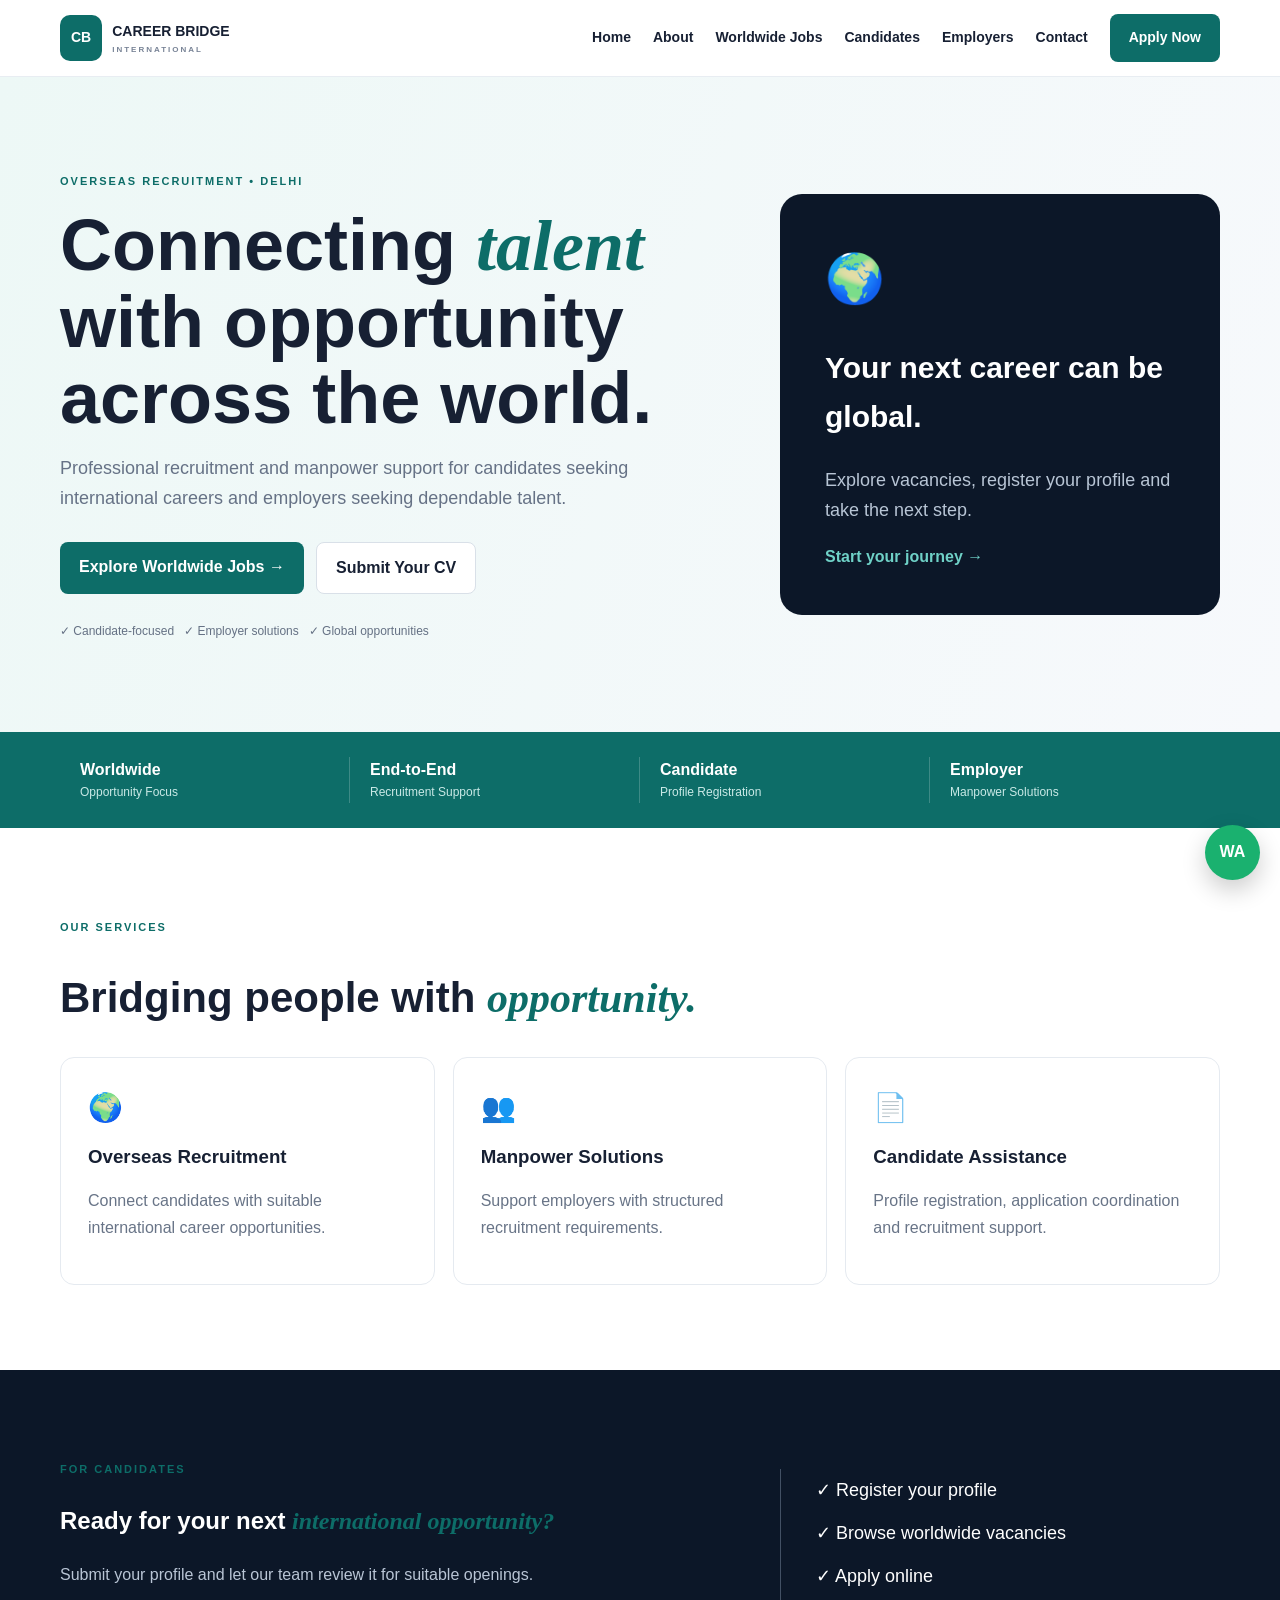
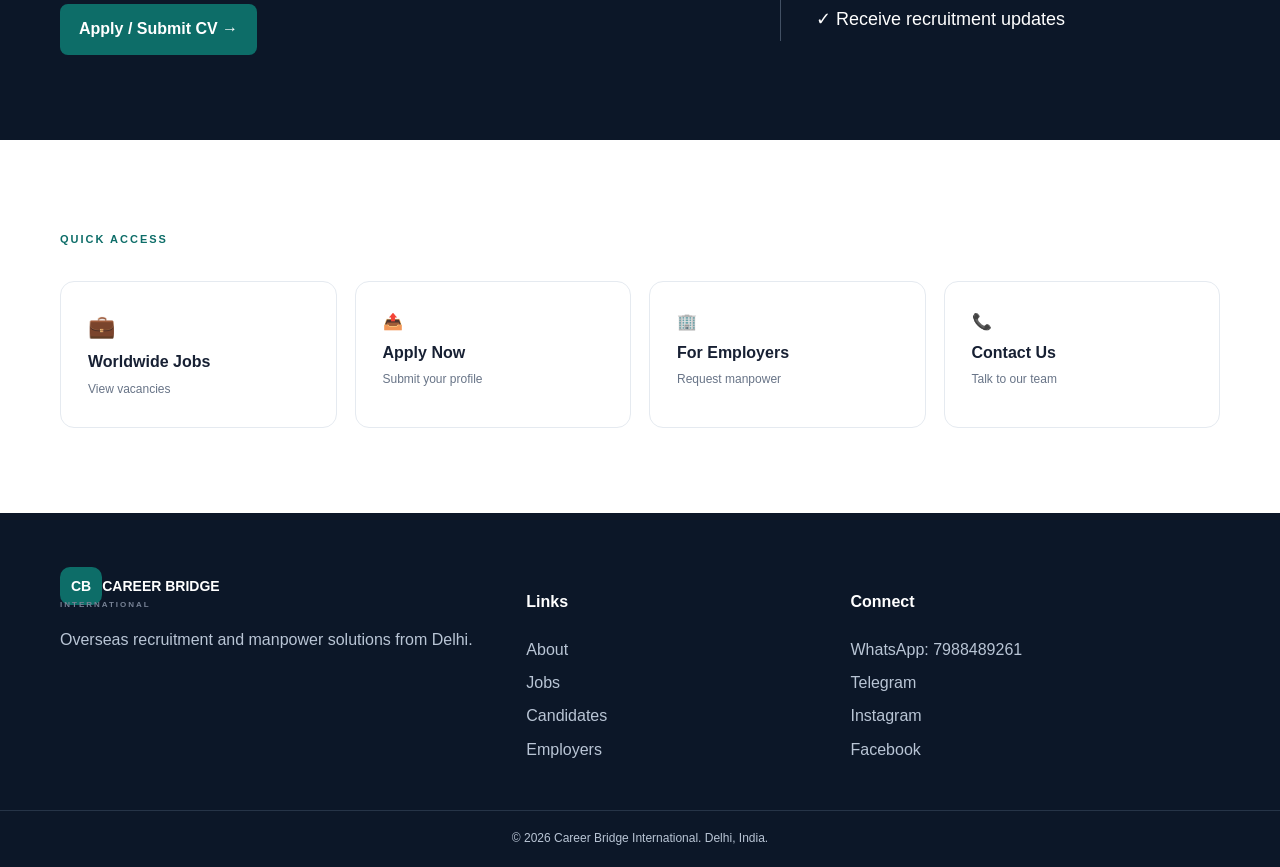
<file: index.html>
<!doctype html><html lang="en"><head><meta charset="utf-8"><meta name="viewport" content="width=device-width,initial-scale=1"><title>Career Bridge International | Overseas Recruitment</title><meta name="description" content="Career Bridge International — overseas recruitment and manpower solutions from Delhi."><link rel="stylesheet" href="style.css"></head><body>
<header><div class="container nav"><a class="logo" href="index.html"><b>CB</b><span>CAREER BRIDGE<small>INTERNATIONAL</small></span></a><button class="menu">☰</button><nav><a href="index.html">Home</a><a href="about.html">About</a><a href="jobs.html">Worldwide Jobs</a><a href="candidates.html">Candidates</a><a href="employers.html">Employers</a><a href="contact.html">Contact</a><a class="btn" href="apply.html">Apply Now</a></nav></div></header>
<section class="hero"><div class="container hero-grid"><div><label>OVERSEAS RECRUITMENT • DELHI</label><h1>Connecting <i>talent</i> with opportunity across the world.</h1><p>Professional recruitment and manpower support for candidates seeking international careers and employers seeking dependable talent.</p><div class="actions"><a class="btn" href="jobs.html">Explore Worldwide Jobs →</a><a class="btn outline" href="apply.html">Submit Your CV</a></div><div class="ticks">✓ Candidate-focused &nbsp; ✓ Employer solutions &nbsp; ✓ Global opportunities</div></div><div class="hero-card"><div class="globe">🌍</div><h2>Your next career can be global.</h2><p>Explore vacancies, register your profile and take the next step.</p><a href="apply.html">Start your journey →</a></div></div></section>
<section class="stats"><div class="container stats-grid"><div><b>Worldwide</b><span>Opportunity Focus</span></div><div><b>End-to-End</b><span>Recruitment Support</span></div><div><b>Candidate</b><span>Profile Registration</span></div><div><b>Employer</b><span>Manpower Solutions</span></div></div></section>
<section class="section"><div class="container"><label>OUR SERVICES</label><h2>Bridging people with <i>opportunity.</i></h2><div class="cards"><article><strong>🌍</strong><h3>Overseas Recruitment</h3><p>Connect candidates with suitable international career opportunities.</p></article><article><strong>👥</strong><h3>Manpower Solutions</h3><p>Support employers with structured recruitment requirements.</p></article><article><strong>📄</strong><h3>Candidate Assistance</h3><p>Profile registration, application coordination and recruitment support.</p></article></div></div></section>
<section class="dark"><div class="container split"><div><label>FOR CANDIDATES</label><h2>Ready for your next <i>international opportunity?</i></h2><p>Submit your profile and let our team review it for suitable openings.</p><a class="btn" href="apply.html">Apply / Submit CV →</a></div><div class="list">✓ Register your profile<br>✓ Browse worldwide vacancies<br>✓ Apply online<br>✓ Receive recruitment updates</div></div></section>
<section class="section"><div class="container"><label>QUICK ACCESS</label><div class="quick"><a href="jobs.html">💼<b>Worldwide Jobs</b><small>View vacancies</small></a><a href="apply.html">📤<b>Apply Now</b><small>Submit your profile</small></a><a href="employers.html">🏢<b>For Employers</b><small>Request manpower</small></a><a href="contact.html">📞<b>Contact Us</b><small>Talk to our team</small></a></div></div></section>
<footer><div class="container foot"><div><a class="logo" href="#"><b>CB</b><span>CAREER BRIDGE<small>INTERNATIONAL</small></span></a><p>Overseas recruitment and manpower solutions from Delhi.</p></div><div><h4>Links</h4><a href="about.html">About</a><a href="jobs.html">Jobs</a><a href="candidates.html">Candidates</a><a href="employers.html">Employers</a></div><div><h4>Connect</h4><a href="https://wa.me/917988489261">WhatsApp: 7988489261</a><a href="https://t.me/careerbridge_international">Telegram</a><a href="https://www.instagram.com/care.erbridgeinternational/">Instagram</a><a href="https://www.facebook.com/share/1bt4MiUhBj/?mibextid=wwXIfr">Facebook</a></div></div><div class="copy">© 2026 Career Bridge International. Delhi, India.</div></footer><a class="float" href="https://wa.me/917988489261">WA</a><script src="script.js"></script></body></html>
</file>
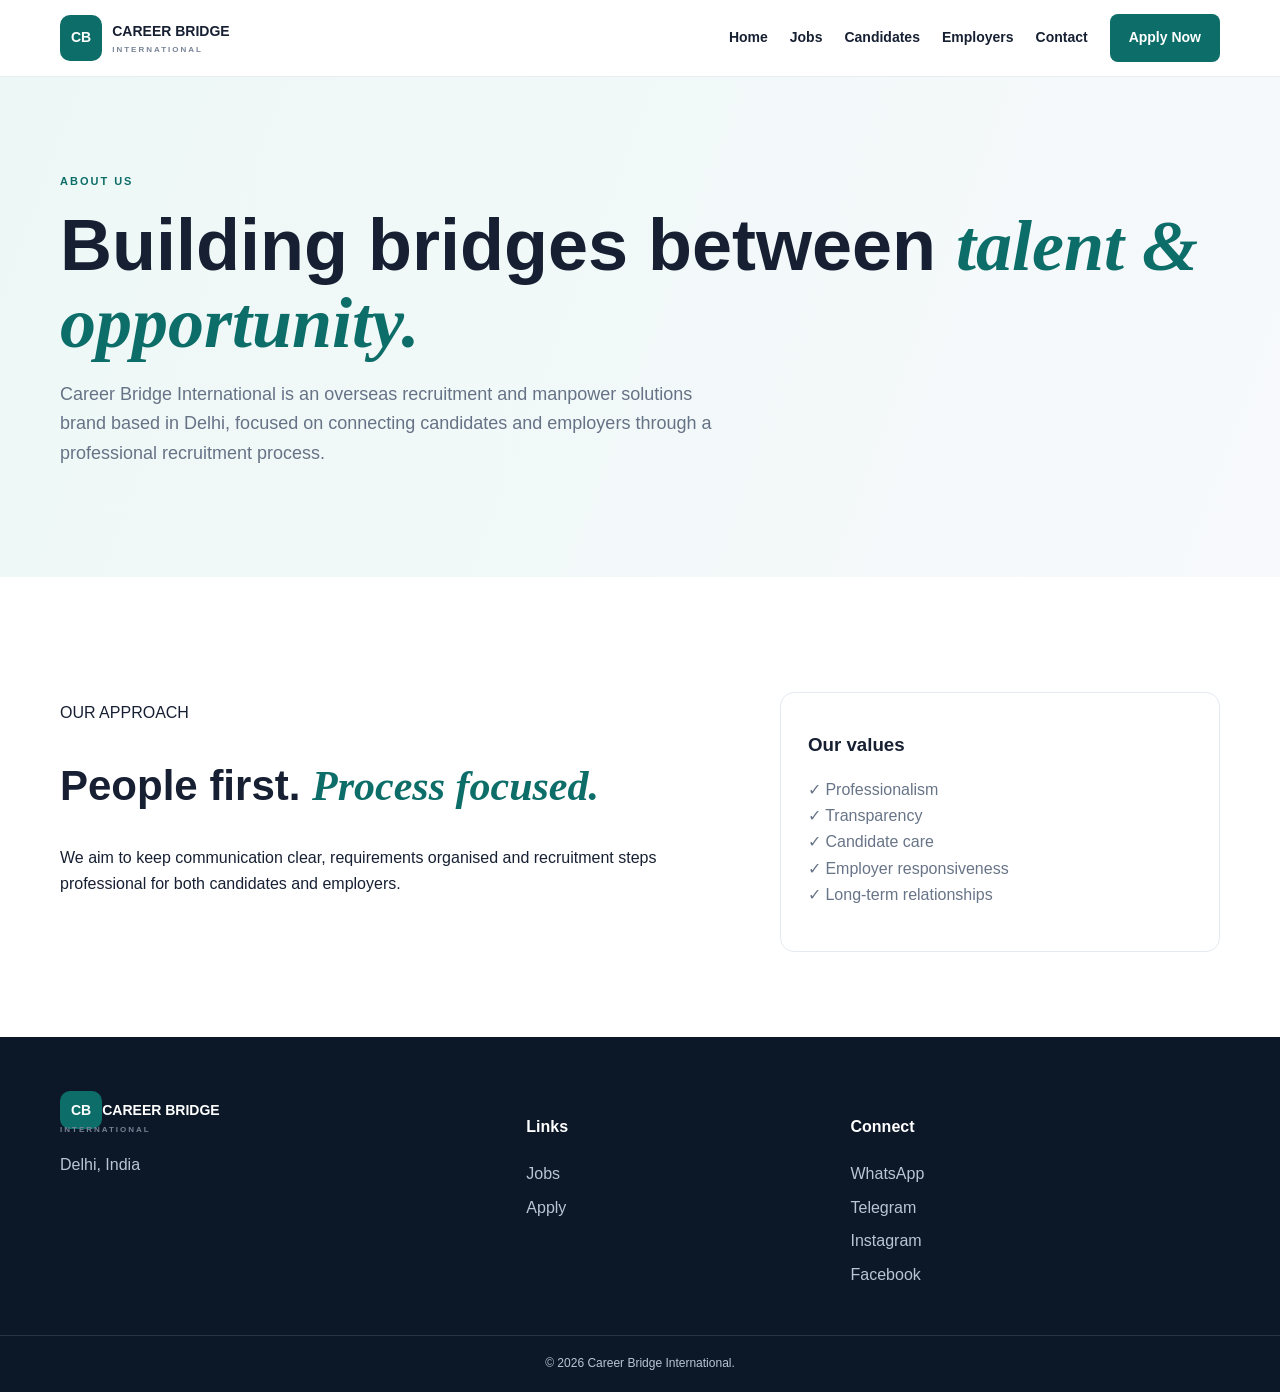
<file: about.html>
<!doctype html><html><head><meta charset="utf-8"><meta name="viewport" content="width=device-width,initial-scale=1"><title>About | Career Bridge International</title><link rel="stylesheet" href="style.css"></head><body><header><div class="container nav"><a class="logo" href="index.html"><b>CB</b><span>CAREER BRIDGE<small>INTERNATIONAL</small></span></a><nav><a href="index.html">Home</a><a href="jobs.html">Jobs</a><a href="candidates.html">Candidates</a><a href="employers.html">Employers</a><a href="contact.html">Contact</a><a class="btn" href="apply.html">Apply Now</a></nav></div></header><section class="hero"><div class="container"><label>ABOUT US</label><h1>Building bridges between <i>talent & opportunity.</i></h1><p>Career Bridge International is an overseas recruitment and manpower solutions brand based in Delhi, focused on connecting candidates and employers through a professional recruitment process.</p></div></section><section class="section"><div class="container split"><div><label>OUR APPROACH</label><h2>People first. <i>Process focused.</i></h2><p>We aim to keep communication clear, requirements organised and recruitment steps professional for both candidates and employers.</p></div><div class="cards" style="grid-template-columns:1fr"><article><h3>Our values</h3><p>✓ Professionalism<br>✓ Transparency<br>✓ Candidate care<br>✓ Employer responsiveness<br>✓ Long-term relationships</p></article></div></div></section><footer><div class="container foot"><div><a class="logo" href="index.html"><b>CB</b><span>CAREER BRIDGE<small>INTERNATIONAL</small></span></a><p>Delhi, India</p></div><div><h4>Links</h4><a href="jobs.html">Jobs</a><a href="apply.html">Apply</a></div><div><h4>Connect</h4><a href="https://wa.me/917988489261">WhatsApp</a><a href="https://t.me/careerbridge_international">Telegram</a><a href="https://www.instagram.com/care.erbridgeinternational/">Instagram</a><a href="https://www.facebook.com/share/1bt4MiUhBj/?mibextid=wwXIfr">Facebook</a></div></div><div class="copy">© 2026 Career Bridge International.</div></footer></body></html>
</file>
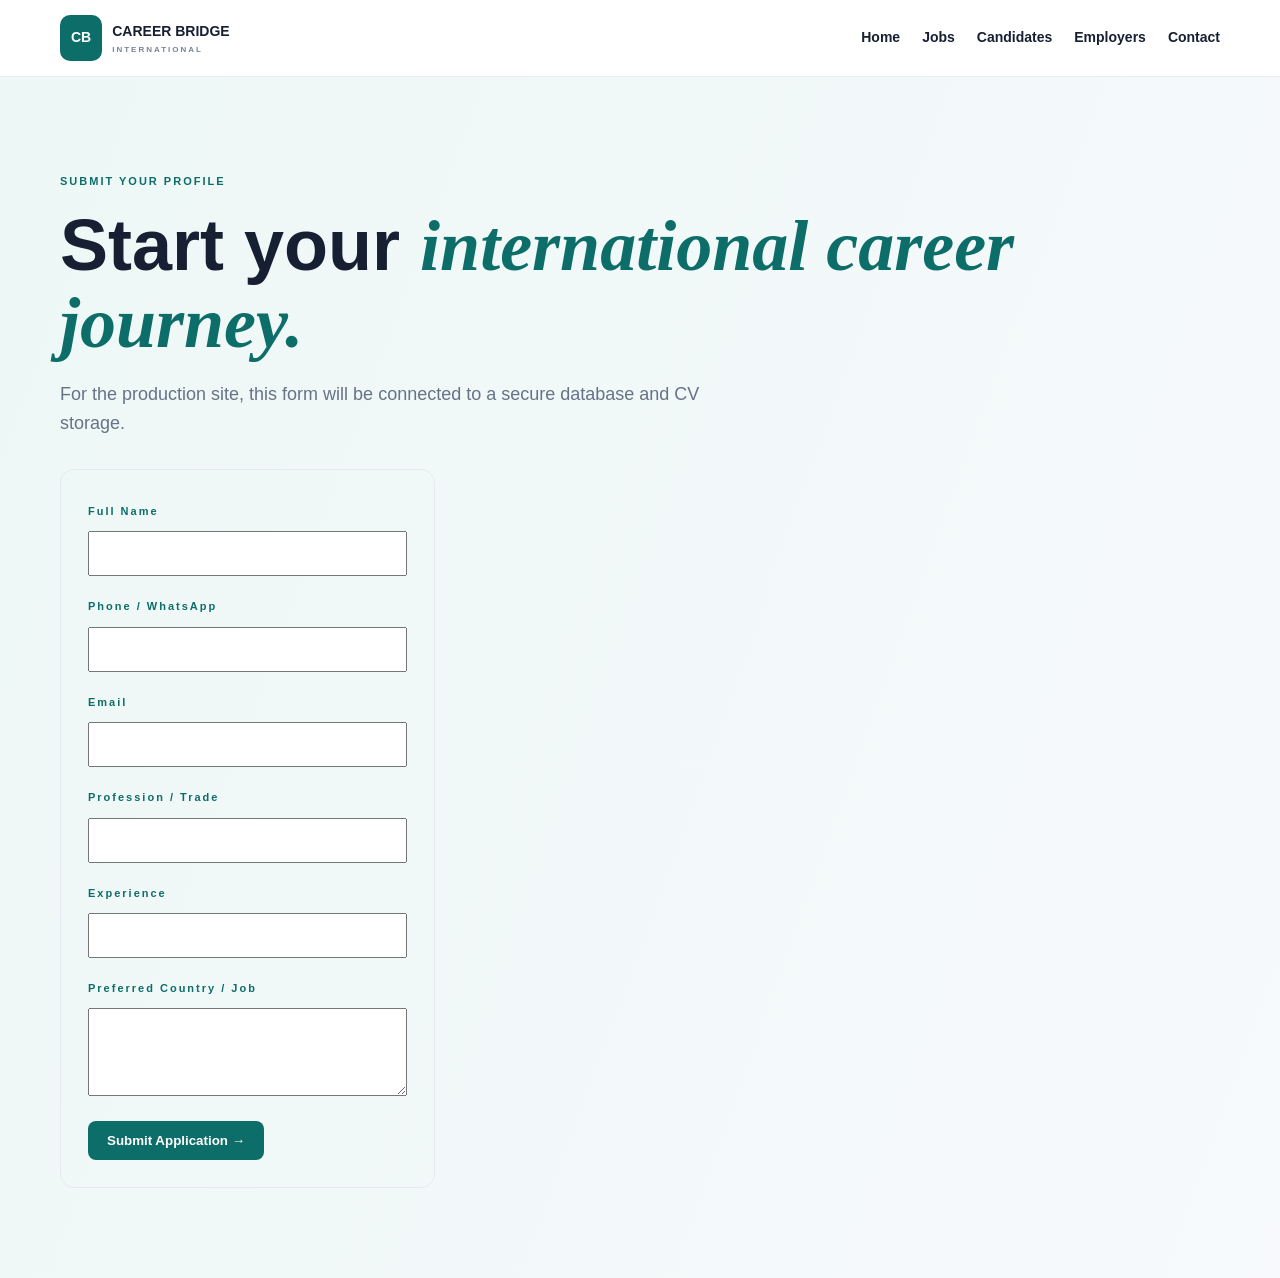
<file: apply.html>
<!doctype html><html><head><meta charset="utf-8"><meta name="viewport" content="width=device-width,initial-scale=1"><title>Apply Now | Career Bridge International</title><link rel="stylesheet" href="style.css"></head><body><header><div class="container nav"><a class="logo" href="index.html"><b>CB</b><span>CAREER BRIDGE<small>INTERNATIONAL</small></span></a><nav><a href="index.html">Home</a><a href="jobs.html">Jobs</a><a href="candidates.html">Candidates</a><a href="employers.html">Employers</a><a href="contact.html">Contact</a></nav></div></header><section class="hero"><div class="container"><label>SUBMIT YOUR PROFILE</label><h1>Start your <i>international career journey.</i></h1><p>For the production site, this form will be connected to a secure database and CV storage.</p><form class="cards" onsubmit="event.preventDefault();alert('Demo form submitted. Connect Supabase before going live.');this.reset()"><article><label>Full Name</label><input required style="width:100%;padding:13px;margin:8px 0 16px"><label>Phone / WhatsApp</label><input required style="width:100%;padding:13px;margin:8px 0 16px"><label>Email</label><input type="email" style="width:100%;padding:13px;margin:8px 0 16px"><label>Profession / Trade</label><input required style="width:100%;padding:13px;margin:8px 0 16px"><label>Experience</label><input style="width:100%;padding:13px;margin:8px 0 16px"><label>Preferred Country / Job</label><textarea rows="4" style="width:100%;padding:13px;margin:8px 0 16px"></textarea><button class="btn" type="submit">Submit Application →</button></article></form></div></section></body></html>
</file>
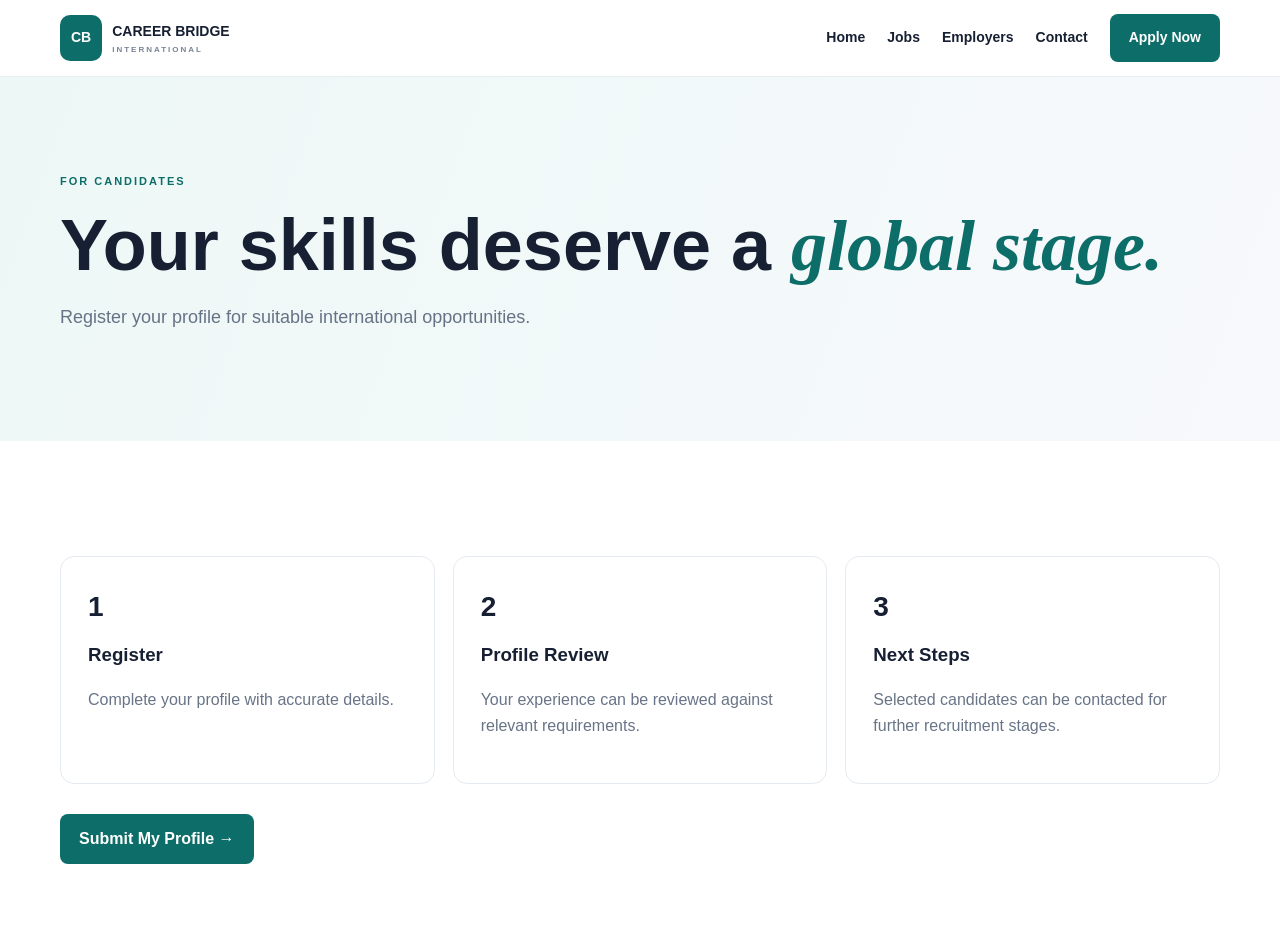
<file: candidates.html>
<!doctype html><html><head><meta charset="utf-8"><meta name="viewport" content="width=device-width,initial-scale=1"><title>Candidates | Career Bridge International</title><link rel="stylesheet" href="style.css"></head><body><header><div class="container nav"><a class="logo" href="index.html"><b>CB</b><span>CAREER BRIDGE<small>INTERNATIONAL</small></span></a><nav><a href="index.html">Home</a><a href="jobs.html">Jobs</a><a href="employers.html">Employers</a><a href="contact.html">Contact</a><a class="btn" href="apply.html">Apply Now</a></nav></div></header><section class="hero"><div class="container"><label>FOR CANDIDATES</label><h1>Your skills deserve a <i>global stage.</i></h1><p>Register your profile for suitable international opportunities.</p></div></section><section class="section"><div class="container cards"><article><strong>1</strong><h3>Register</h3><p>Complete your profile with accurate details.</p></article><article><strong>2</strong><h3>Profile Review</h3><p>Your experience can be reviewed against relevant requirements.</p></article><article><strong>3</strong><h3>Next Steps</h3><p>Selected candidates can be contacted for further recruitment stages.</p></article></div><div class="container" style="margin-top:30px"><a class="btn" href="apply.html">Submit My Profile →</a></div></section></body></html>
</file>
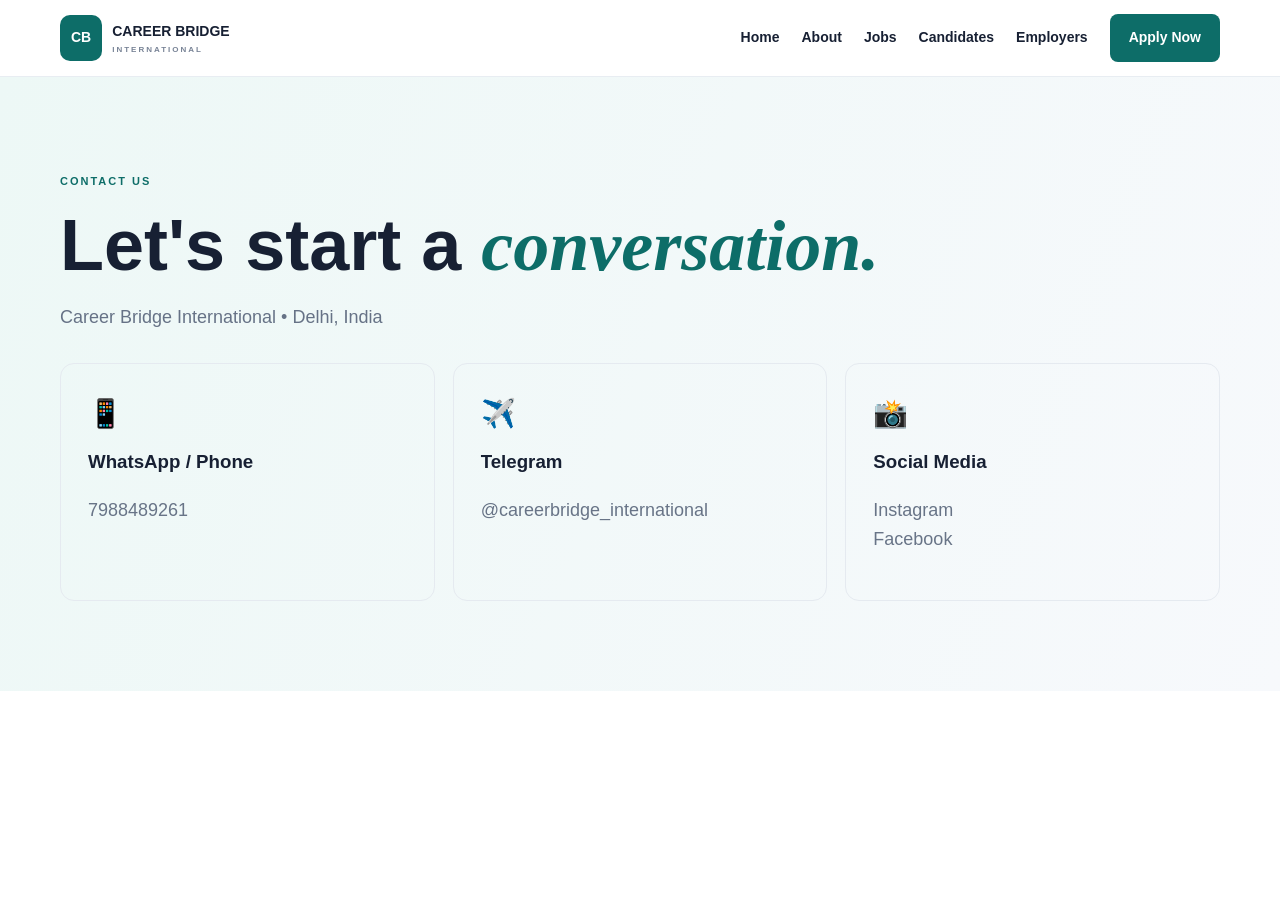
<file: contact.html>
<!doctype html><html><head><meta charset="utf-8"><meta name="viewport" content="width=device-width,initial-scale=1"><title>Contact | Career Bridge International</title><link rel="stylesheet" href="style.css"></head><body><header><div class="container nav"><a class="logo" href="index.html"><b>CB</b><span>CAREER BRIDGE<small>INTERNATIONAL</small></span></a><nav><a href="index.html">Home</a><a href="about.html">About</a><a href="jobs.html">Jobs</a><a href="candidates.html">Candidates</a><a href="employers.html">Employers</a><a class="btn" href="apply.html">Apply Now</a></nav></div></header><section class="hero"><div class="container"><label>CONTACT US</label><h1>Let's start a <i>conversation.</i></h1><p>Career Bridge International • Delhi, India</p><div class="cards"><article><strong>📱</strong><h3>WhatsApp / Phone</h3><p><a href="https://wa.me/917988489261">7988489261</a></p></article><article><strong>✈️</strong><h3>Telegram</h3><p><a href="https://t.me/careerbridge_international">@careerbridge_international</a></p></article><article><strong>📸</strong><h3>Social Media</h3><p><a href="https://www.instagram.com/care.erbridgeinternational/">Instagram</a><br><a href="https://www.facebook.com/share/1bt4MiUhBj/?mibextid=wwXIfr">Facebook</a></p></article></div></div></section></body></html>
</file>
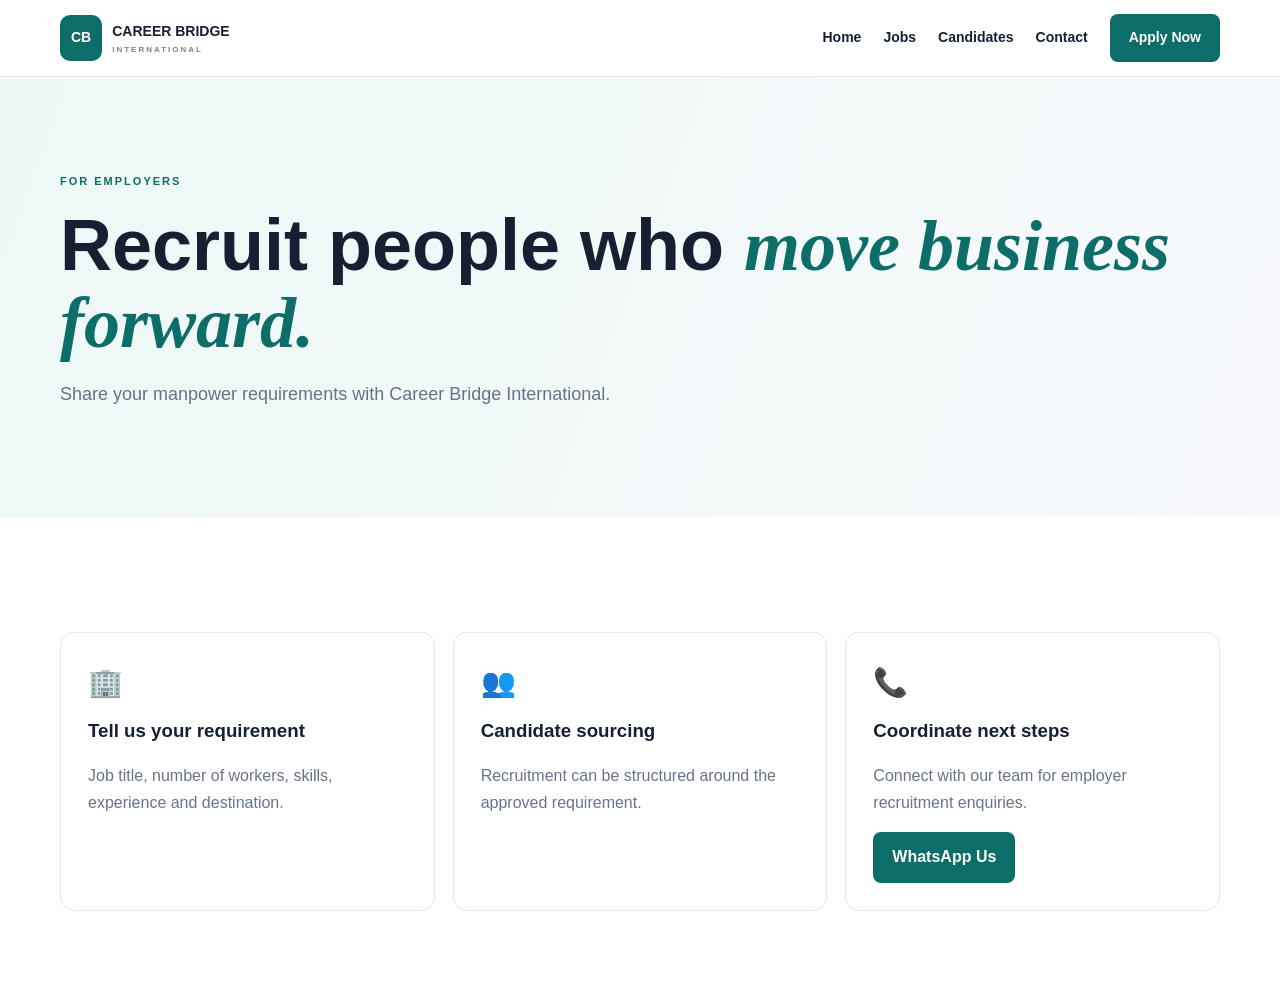
<file: employers.html>
<!doctype html><html><head><meta charset="utf-8"><meta name="viewport" content="width=device-width,initial-scale=1"><title>Employers | Career Bridge International</title><link rel="stylesheet" href="style.css"></head><body><header><div class="container nav"><a class="logo" href="index.html"><b>CB</b><span>CAREER BRIDGE<small>INTERNATIONAL</small></span></a><nav><a href="index.html">Home</a><a href="jobs.html">Jobs</a><a href="candidates.html">Candidates</a><a href="contact.html">Contact</a><a class="btn" href="apply.html">Apply Now</a></nav></div></header><section class="hero"><div class="container"><label>FOR EMPLOYERS</label><h1>Recruit people who <i>move business forward.</i></h1><p>Share your manpower requirements with Career Bridge International.</p></div></section><section class="section"><div class="container cards"><article><strong>🏢</strong><h3>Tell us your requirement</h3><p>Job title, number of workers, skills, experience and destination.</p></article><article><strong>👥</strong><h3>Candidate sourcing</h3><p>Recruitment can be structured around the approved requirement.</p></article><article><strong>📞</strong><h3>Coordinate next steps</h3><p>Connect with our team for employer recruitment enquiries.</p><a class="btn" href="https://wa.me/917988489261">WhatsApp Us</a></article></div></section></body></html>
</file>
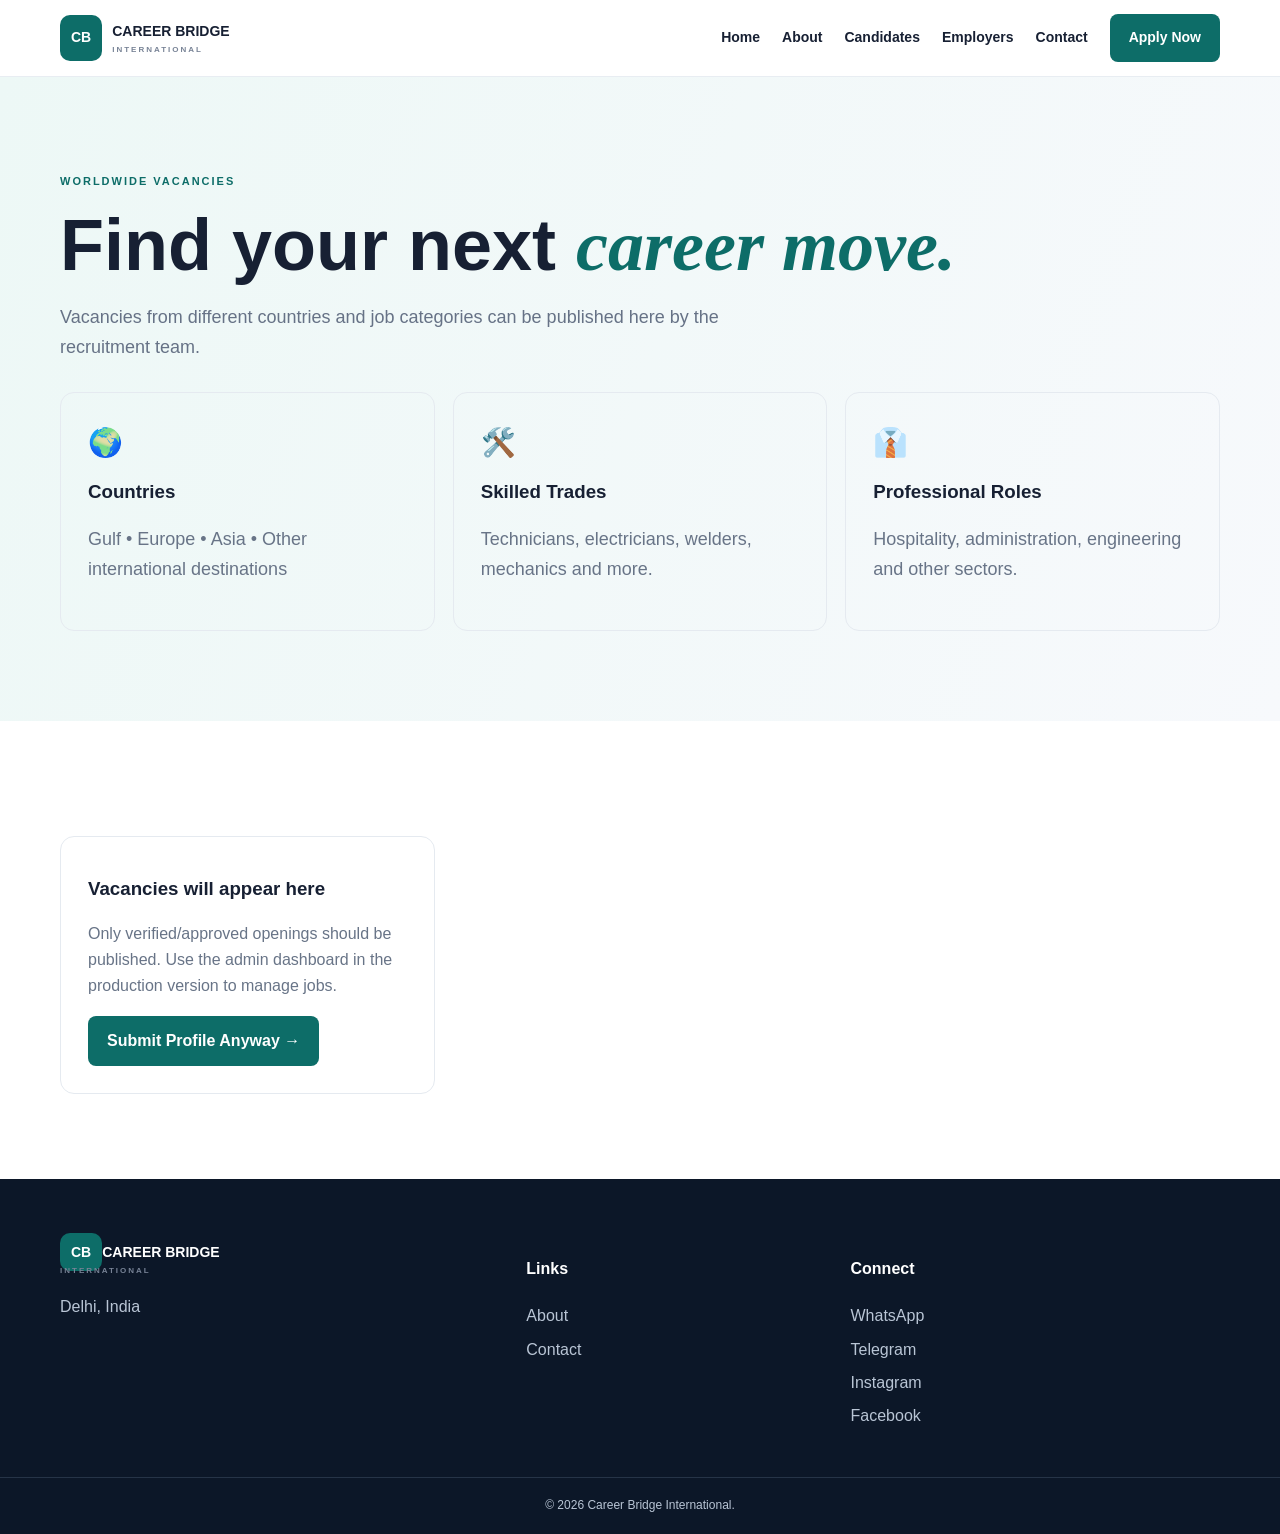
<file: jobs.html>
<!doctype html><html><head><meta charset="utf-8"><meta name="viewport" content="width=device-width,initial-scale=1"><title>Worldwide Jobs | Career Bridge International</title><link rel="stylesheet" href="style.css"></head><body><header><div class="container nav"><a class="logo" href="index.html"><b>CB</b><span>CAREER BRIDGE<small>INTERNATIONAL</small></span></a><nav><a href="index.html">Home</a><a href="about.html">About</a><a href="candidates.html">Candidates</a><a href="employers.html">Employers</a><a href="contact.html">Contact</a><a class="btn" href="apply.html">Apply Now</a></nav></div></header><section class="hero"><div class="container"><label>WORLDWIDE VACANCIES</label><h1>Find your next <i>career move.</i></h1><p>Vacancies from different countries and job categories can be published here by the recruitment team.</p><div class="cards"><article><strong>🌍</strong><h3>Countries</h3><p>Gulf • Europe • Asia • Other international destinations</p></article><article><strong>🛠️</strong><h3>Skilled Trades</h3><p>Technicians, electricians, welders, mechanics and more.</p></article><article><strong>👔</strong><h3>Professional Roles</h3><p>Hospitality, administration, engineering and other sectors.</p></article></div></div></section><section class="section"><div class="container"><div class="cards"><article><h3>Vacancies will appear here</h3><p>Only verified/approved openings should be published. Use the admin dashboard in the production version to manage jobs.</p><a class="btn" href="apply.html">Submit Profile Anyway →</a></article></div></div></section><footer><div class="container foot"><div><a class="logo" href="index.html"><b>CB</b><span>CAREER BRIDGE<small>INTERNATIONAL</small></span></a><p>Delhi, India</p></div><div><h4>Links</h4><a href="about.html">About</a><a href="contact.html">Contact</a></div><div><h4>Connect</h4><a href="https://wa.me/917988489261">WhatsApp</a><a href="https://t.me/careerbridge_international">Telegram</a><a href="https://www.instagram.com/care.erbridgeinternational/">Instagram</a><a href="https://www.facebook.com/share/1bt4MiUhBj/?mibextid=wwXIfr">Facebook</a></div></div><div class="copy">© 2026 Career Bridge International.</div></footer></body></html>
</file>
<file: style.css>
*{box-sizing:border-box}body{margin:0;font-family:Arial,Helvetica,sans-serif;color:#172033;line-height:1.65}a{text-decoration:none;color:inherit}.container{width:min(1160px,92%);margin:auto}header{position:sticky;top:0;background:#fff;border-bottom:1px solid #e8edf2;z-index:9}.nav{height:76px;display:flex;align-items:center;justify-content:space-between}.logo{display:flex;align-items:center;gap:10px;font-size:14px}.logo>b{background:#0d6d68;color:#fff;padding:11px;border-radius:10px}.logo span{font-weight:800}.logo small{display:block;font-size:8px;letter-spacing:2px;color:#788396}nav{display:flex;align-items:center;gap:22px;font-size:14px;font-weight:700}nav a:hover{color:#0d6d68}.btn{display:inline-block;background:#0d6d68;color:#fff;padding:12px 19px;border-radius:8px;font-weight:800;border:0}.outline{background:#fff;color:#172033;border:1px solid #d9e0e8}.menu{display:none;border:0;background:none;font-size:25px}.hero{background:linear-gradient(110deg,#edf8f6,#f7f9fc);padding:90px 0}.hero-grid,.split{display:grid;grid-template-columns:1.2fr .8fr;gap:60px;align-items:center}.hero label,.section>div>label,.dark label{font-size:11px;letter-spacing:2px;font-weight:800;color:#0d6d68}.hero h1{font-size:clamp(42px,6vw,72px);line-height:1.05;margin:15px 0}.hero h1 i,h2 i{font-family:Georgia,serif;color:#0d6d68}.hero p{font-size:18px;color:#667286;max-width:680px}.actions{display:flex;gap:12px;margin:28px 0}.ticks{font-size:12px;color:#657184}.hero-card{background:#0c1728;color:#fff;padding:45px;border-radius:22px;min-height:330px}.globe{font-size:48px}.hero-card h2{font-size:30px}.hero-card p{color:#b8c5d5}.hero-card a{color:#6fd1c7;font-weight:800}.stats{background:#0d6d68;color:#fff}.stats-grid{display:grid;grid-template-columns:repeat(4,1fr);padding:25px 0}.stats-grid div{padding:0 20px;border-right:1px solid #ffffff33}.stats-grid div:last-child{border:0}.stats-grid b,.stats-grid span{display:block}.stats-grid span{font-size:12px;color:#c9e9e6}.section{padding:85px 0}.section h2{font-size:42px;line-height:1.15}.cards,.quick{display:grid;grid-template-columns:repeat(3,1fr);gap:18px;margin-top:30px}.cards article,.quick a{border:1px solid #e5eaf0;padding:27px;border-radius:14px}.cards strong{font-size:28px}.cards h3{margin:10px 0}.cards p,.quick small{color:#687487}.dark{background:#0c1728;color:#fff;padding:85px 0}.dark p{color:#b9c5d5}.list{border-left:1px solid #425064;padding-left:35px;font-size:18px;line-height:2.4}.quick{grid-template-columns:repeat(4,1fr)}.quick a{display:flex;flex-direction:column;gap:4px}.quick a:first-child{font-size:22px}.quick b{font-size:16px}.quick small{font-size:12px}footer{background:#0c1728;color:#b9c5d5;padding:55px 0 0}.foot{display:grid;grid-template-columns:1.5fr 1fr 1.3fr;gap:40px}.foot h4{color:#fff}.foot a{display:block;margin:7px 0}.foot .logo span{color:#fff}.copy{text-align:center;border-top:1px solid #263447;margin-top:40px;padding:18px;font-size:12px}.float{position:fixed;right:20px;bottom:20px;background:#1ab16f;color:#fff;width:55px;height:55px;border-radius:50%;display:grid;place-items:center;font-weight:900;box-shadow:0 10px 25px #0003;z-index:10}@media(max-width:800px){nav{display:none;position:absolute;top:76px;left:0;right:0;background:#fff;flex-direction:column;padding:20px}.menu{display:block}.hero-grid,.split,.foot{grid-template-columns:1fr}.cards,.quick{grid-template-columns:1fr 1fr}.stats-grid{grid-template-columns:1fr 1fr;gap:15px}.hero{padding:60px 0}}@media(max-width:500px){.cards,.quick,.stats-grid{grid-template-columns:1fr}.hero h1{font-size:44px}.section,.dark{padding:60px 0}}
</file>
